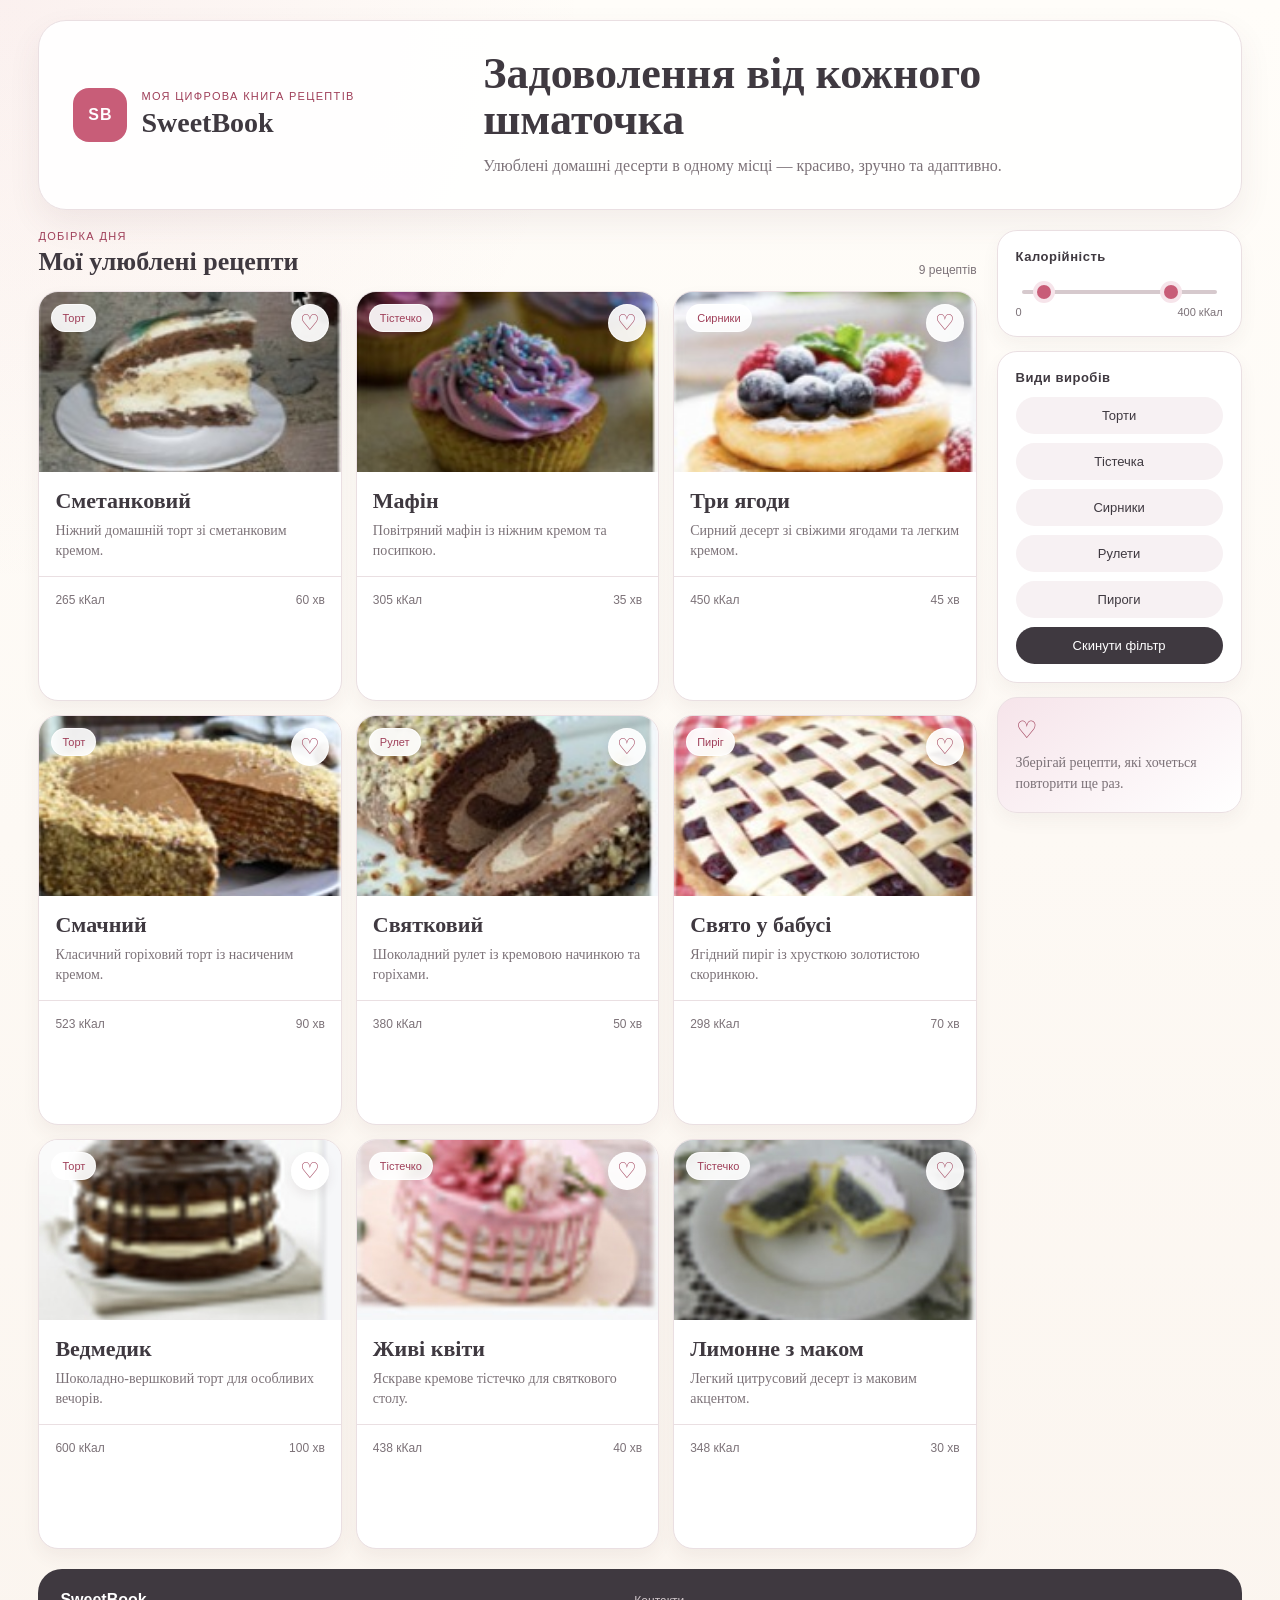
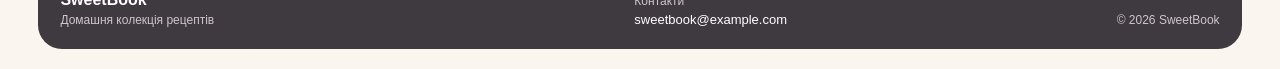
<file: index.html>
<!DOCTYPE html>
<html lang="uk">
<head>
  <meta charset="UTF-8">
  <meta name="viewport" content="width=device-width, initial-scale=1.0">
  <title>SweetBook — домашні десерти</title>
  <link rel="stylesheet" href="style.css">
</head>
<body>
  <div class="site-shell">

    <header class="hero">
      <div class="brand">
        <span class="brand-mark">SB</span>
        <div>
          <p class="eyebrow">Моя цифрова книга рецептів</p>
          <h1>SweetBook</h1>
        </div>
      </div>

      <div class="hero-copy">
        <h2>Задоволення від кожного шматочка</h2>
        <p>Улюблені домашні десерти в одному місці — красиво, зручно та адаптивно.</p>
      </div>
    </header>

    <main>
      <input class="filter-radio" type="radio" name="dessert" id="all" checked>
      <input class="filter-radio" type="radio" name="dessert" id="cake">
      <input class="filter-radio" type="radio" name="dessert" id="cakelet">
      <input class="filter-radio" type="radio" name="dessert" id="cheesecake">
      <input class="filter-radio" type="radio" name="dessert" id="roll">
      <input class="filter-radio" type="radio" name="dessert" id="pie">

      <section class="mobile-tablet-filters">
        <p class="filter-title">Обрати категорію</p>
        <div class="filter-grid">
          <label for="cake">Торти</label>
          <label for="cakelet">Тістечка</label>
          <label for="cheesecake">Сирники</label>
          <label for="roll">Рулети</label>
          <label for="pie">Пироги</label>
          <label for="all" class="reset">Усі рецепти</label>
        </div>
      </section>

      <div class="content-layout">
        <section class="catalog">
          <div class="section-heading">
            <div>
              <p class="eyebrow">Добірка дня</p>
              <h2>Мої улюблені рецепти</h2>
            </div>
            <span class="recipe-count">9 рецептів</span>
          </div>

          <div class="recipes">

      <article class="recipe-card cake">
        <input class="favorite-toggle" type="checkbox" id="fav-1">
        <label class="favorite-label" for="fav-1" aria-label="Додати Сметанковий в обране"></label>
        <a class="recipe-link" href="smetankovyi.html">
          <div class="photo-wrap">
            <img src="smetankovyi.jpg" alt="Сметанковий">
            <span class="badge">Торт</span>
          </div>
          <div class="card-content">
            <h3>Сметанковий</h3>
            <p>Ніжний домашній торт зі сметанковим кремом.</p>
          </div>
          <div class="card-meta">
            <span>265 кКал</span>
            <span>60 хв</span>
          </div>
        </a>
      </article>
    

      <article class="recipe-card cakelet">
        <input class="favorite-toggle" type="checkbox" id="fav-2">
        <label class="favorite-label" for="fav-2" aria-label="Додати Мафін в обране"></label>
        <a class="recipe-link" href="mafin.html">
          <div class="photo-wrap">
            <img src="mafin.jpg" alt="Мафін">
            <span class="badge">Тістечко</span>
          </div>
          <div class="card-content">
            <h3>Мафін</h3>
            <p>Повітряний мафін із ніжним кремом та посипкою.</p>
          </div>
          <div class="card-meta">
            <span>305 кКал</span>
            <span>35 хв</span>
          </div>
        </a>
      </article>
    

      <article class="recipe-card cheesecake">
        <input class="favorite-toggle" type="checkbox" id="fav-3">
        <label class="favorite-label" for="fav-3" aria-label="Додати Три ягоди в обране"></label>
        <a class="recipe-link" href="syrnyky.html">
          <div class="photo-wrap">
            <img src="syrnyky.jpg" alt="Три ягоди">
            <span class="badge">Сирники</span>
          </div>
          <div class="card-content">
            <h3>Три ягоди</h3>
            <p>Сирний десерт зі свіжими ягодами та легким кремом.</p>
          </div>
          <div class="card-meta">
            <span>450 кКал</span>
            <span>45 хв</span>
          </div>
        </a>
      </article>
    

      <article class="recipe-card cake">
        <input class="favorite-toggle" type="checkbox" id="fav-4">
        <label class="favorite-label" for="fav-4" aria-label="Додати Смачний в обране"></label>
        <a class="recipe-link" href="smachnyi.html">
          <div class="photo-wrap">
            <img src="smachnyi.jpg" alt="Смачний">
            <span class="badge">Торт</span>
          </div>
          <div class="card-content">
            <h3>Смачний</h3>
            <p>Класичний горіховий торт із насиченим кремом.</p>
          </div>
          <div class="card-meta">
            <span>523 кКал</span>
            <span>90 хв</span>
          </div>
        </a>
      </article>
    

      <article class="recipe-card roll">
        <input class="favorite-toggle" type="checkbox" id="fav-5">
        <label class="favorite-label" for="fav-5" aria-label="Додати Святковий в обране"></label>
        <a class="recipe-link" href="svyatkovyi.html">
          <div class="photo-wrap">
            <img src="svyatkovyi.jpg" alt="Святковий">
            <span class="badge">Рулет</span>
          </div>
          <div class="card-content">
            <h3>Святковий</h3>
            <p>Шоколадний рулет із кремовою начинкою та горіхами.</p>
          </div>
          <div class="card-meta">
            <span>380 кКал</span>
            <span>50 хв</span>
          </div>
        </a>
      </article>
    

      <article class="recipe-card pie">
        <input class="favorite-toggle" type="checkbox" id="fav-6">
        <label class="favorite-label" for="fav-6" aria-label="Додати Свято у бабусі в обране"></label>
        <a class="recipe-link" href="babusi-pyrig.html">
          <div class="photo-wrap">
            <img src="babusi_pyrig.jpg" alt="Свято у бабусі">
            <span class="badge">Пиріг</span>
          </div>
          <div class="card-content">
            <h3>Свято у бабусі</h3>
            <p>Ягідний пиріг із хрусткою золотистою скоринкою.</p>
          </div>
          <div class="card-meta">
            <span>298 кКал</span>
            <span>70 хв</span>
          </div>
        </a>
      </article>
    

      <article class="recipe-card cake">
        <input class="favorite-toggle" type="checkbox" id="fav-7">
        <label class="favorite-label" for="fav-7" aria-label="Додати Ведмедик в обране"></label>
        <a class="recipe-link" href="vedmedyk.html">
          <div class="photo-wrap">
            <img src="vedmedyk.jpg" alt="Ведмедик">
            <span class="badge">Торт</span>
          </div>
          <div class="card-content">
            <h3>Ведмедик</h3>
            <p>Шоколадно-вершковий торт для особливих вечорів.</p>
          </div>
          <div class="card-meta">
            <span>600 кКал</span>
            <span>100 хв</span>
          </div>
        </a>
      </article>
    

      <article class="recipe-card cakelet">
        <input class="favorite-toggle" type="checkbox" id="fav-8">
        <label class="favorite-label" for="fav-8" aria-label="Додати Живі квіти в обране"></label>
        <a class="recipe-link" href="zhyvi-kvity.html">
          <div class="photo-wrap">
            <img src="zhyvi_kvity.jpg" alt="Живі квіти">
            <span class="badge">Тістечко</span>
          </div>
          <div class="card-content">
            <h3>Живі квіти</h3>
            <p>Яскраве кремове тістечко для святкового столу.</p>
          </div>
          <div class="card-meta">
            <span>438 кКал</span>
            <span>40 хв</span>
          </div>
        </a>
      </article>
    

      <article class="recipe-card cakelet">
        <input class="favorite-toggle" type="checkbox" id="fav-9">
        <label class="favorite-label" for="fav-9" aria-label="Додати Лимонне з маком в обране"></label>
        <a class="recipe-link" href="lymonne.html">
          <div class="photo-wrap">
            <img src="lymonne.jpg" alt="Лимонне з маком">
            <span class="badge">Тістечко</span>
          </div>
          <div class="card-content">
            <h3>Лимонне з маком</h3>
            <p>Легкий цитрусовий десерт із маковим акцентом.</p>
          </div>
          <div class="card-meta">
            <span>348 кКал</span>
            <span>30 хв</span>
          </div>
        </a>
      </article>
    
          </div>
        </section>

        <aside class="sidebar">
          <div class="sidebar-card">
            <p class="filter-title">Калорійність</p>
            <div class="calorie-demo">
              <div class="fake-range">
                <span class="range-dot left"></span>
                <span class="range-dot right"></span>
              </div>
              <div class="range-values">
                <span>0</span>
                <span>400 кКал</span>
              </div>
            </div>
          </div>

          <div class="sidebar-card">
            <p class="filter-title">Види виробів</p>
            <div class="sidebar-filter">
              <label for="cake">Торти</label>
              <label for="cakelet">Тістечка</label>
              <label for="cheesecake">Сирники</label>
              <label for="roll">Рулети</label>
              <label for="pie">Пироги</label>
              <label for="all" class="reset">Скинути фільтр</label>
            </div>
          </div>

          <div class="note-card">
            <span>♡</span>
            <p>Зберігай рецепти, які хочеться повторити ще раз.</p>
          </div>
        </aside>
      </div>
    </main>

    <footer class="footer">
      <div class="footer-brand">
        <strong>SweetBook</strong>
        <span>Домашня колекція рецептів</span>
      </div>
      <div class="footer-contact">
        <span>Контакти</span>
        <a href="mailto:sweetbook@example.com">sweetbook@example.com</a>
      </div>
      <div class="footer-copy">© 2026 SweetBook</div>
    </footer>

  </div>
</body>
</html>
</file>
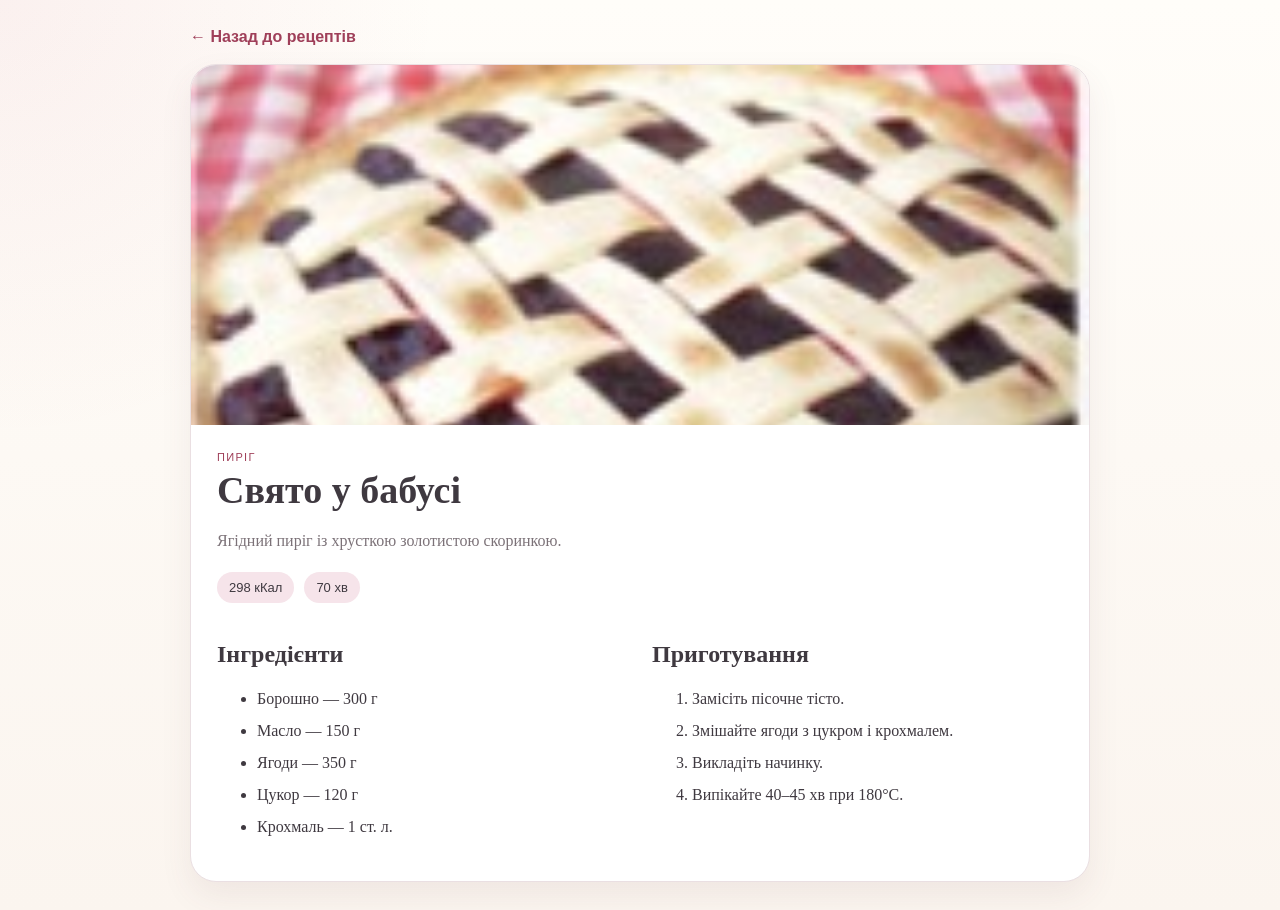
<file: babusi-pyrig.html>
<!DOCTYPE html>
<html lang="uk">
<head>
  <meta charset="UTF-8">
  <meta name="viewport" content="width=device-width, initial-scale=1.0">
  <title>Свято у бабусі — SweetBook</title>
  <link rel="stylesheet" href="../style.css">
</head>
<body>
  <main class="recipe-page">
    <a class="back-link" href="../index.html">← Назад до рецептів</a>
    <article class="recipe-detail">
      <img src="../babusi_pyrig.jpg" alt="Свято у бабусі">
      <div class="recipe-detail-content">
        <p class="eyebrow">Пиріг</p>
        <h1>Свято у бабусі</h1>
        <p class="lead">Ягідний пиріг із хрусткою золотистою скоринкою.</p>
        <div class="recipe-detail-meta">
          <span>298 кКал</span>
          <span>70 хв</span>
        </div>
        <div class="recipe-columns">
          <section>
            <h2>Інгредієнти</h2>
            <ul><li>Борошно — 300 г</li>
<li>Масло — 150 г</li>
<li>Ягоди — 350 г</li>
<li>Цукор — 120 г</li>
<li>Крохмаль — 1 ст. л.</li></ul>
          </section>
          <section>
            <h2>Приготування</h2>
            <ol><li>Замісіть пісочне тісто.</li>
<li>Змішайте ягоди з цукром і крохмалем.</li>
<li>Викладіть начинку.</li>
<li>Випікайте 40–45 хв при 180°C.</li></ol>
          </section>
        </div>
      </div>
    </article>
  </main>
</body>
</html>
</file>
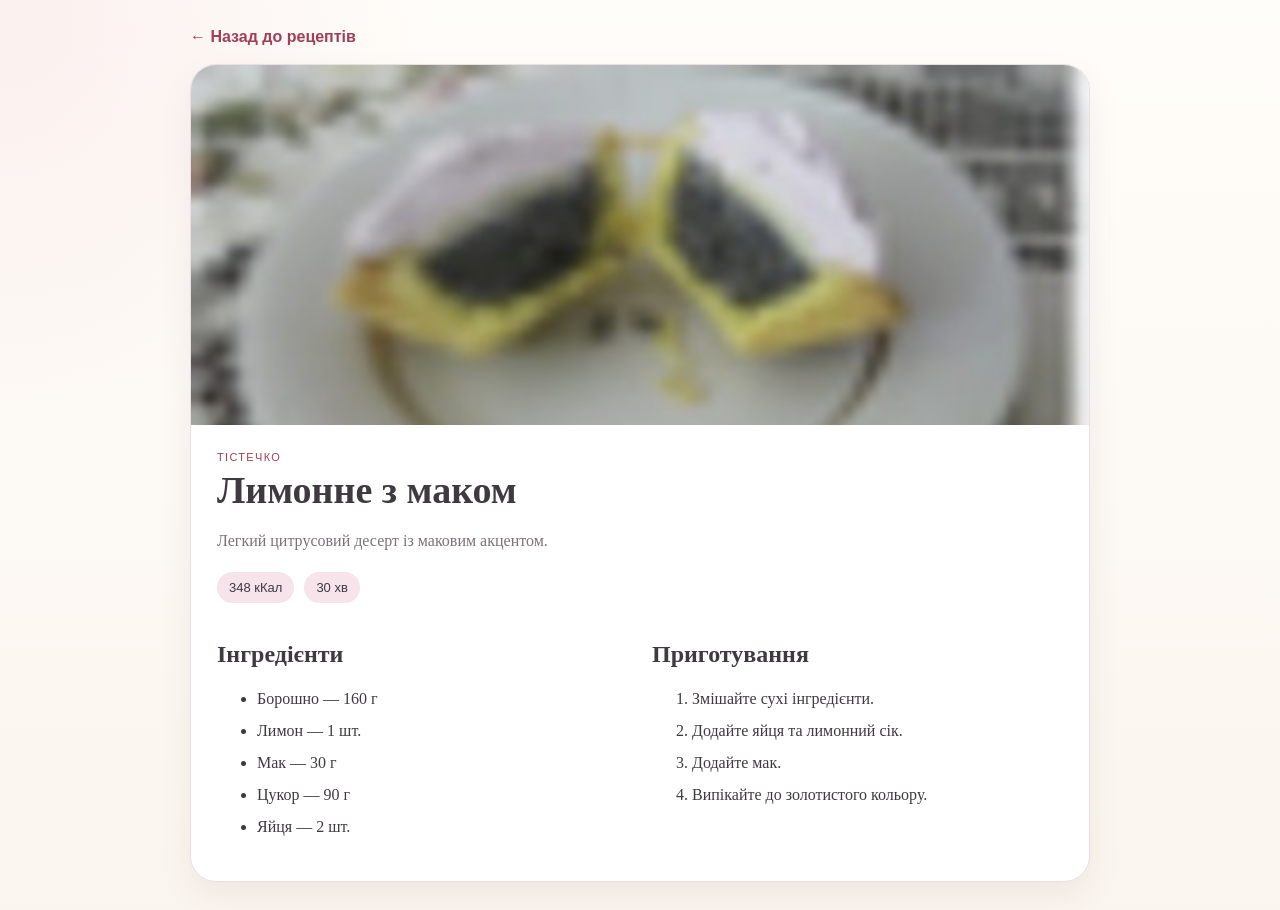
<file: lymonne.html>
<!DOCTYPE html>
<html lang="uk">
<head>
  <meta charset="UTF-8">
  <meta name="viewport" content="width=device-width, initial-scale=1.0">
  <title>Лимонне з маком — SweetBook</title>
  <link rel="stylesheet" href="../style.css">
</head>
<body>
  <main class="recipe-page">
    <a class="back-link" href="../index.html">← Назад до рецептів</a>
    <article class="recipe-detail">
      <img src="../lymonne.jpg" alt="Лимонне з маком">
      <div class="recipe-detail-content">
        <p class="eyebrow">Тістечко</p>
        <h1>Лимонне з маком</h1>
        <p class="lead">Легкий цитрусовий десерт із маковим акцентом.</p>
        <div class="recipe-detail-meta">
          <span>348 кКал</span>
          <span>30 хв</span>
        </div>
        <div class="recipe-columns">
          <section>
            <h2>Інгредієнти</h2>
            <ul><li>Борошно — 160 г</li>
<li>Лимон — 1 шт.</li>
<li>Мак — 30 г</li>
<li>Цукор — 90 г</li>
<li>Яйця — 2 шт.</li></ul>
          </section>
          <section>
            <h2>Приготування</h2>
            <ol><li>Змішайте сухі інгредієнти.</li>
<li>Додайте яйця та лимонний сік.</li>
<li>Додайте мак.</li>
<li>Випікайте до золотистого кольору.</li></ol>
          </section>
        </div>
      </div>
    </article>
  </main>
</body>
</html>
</file>
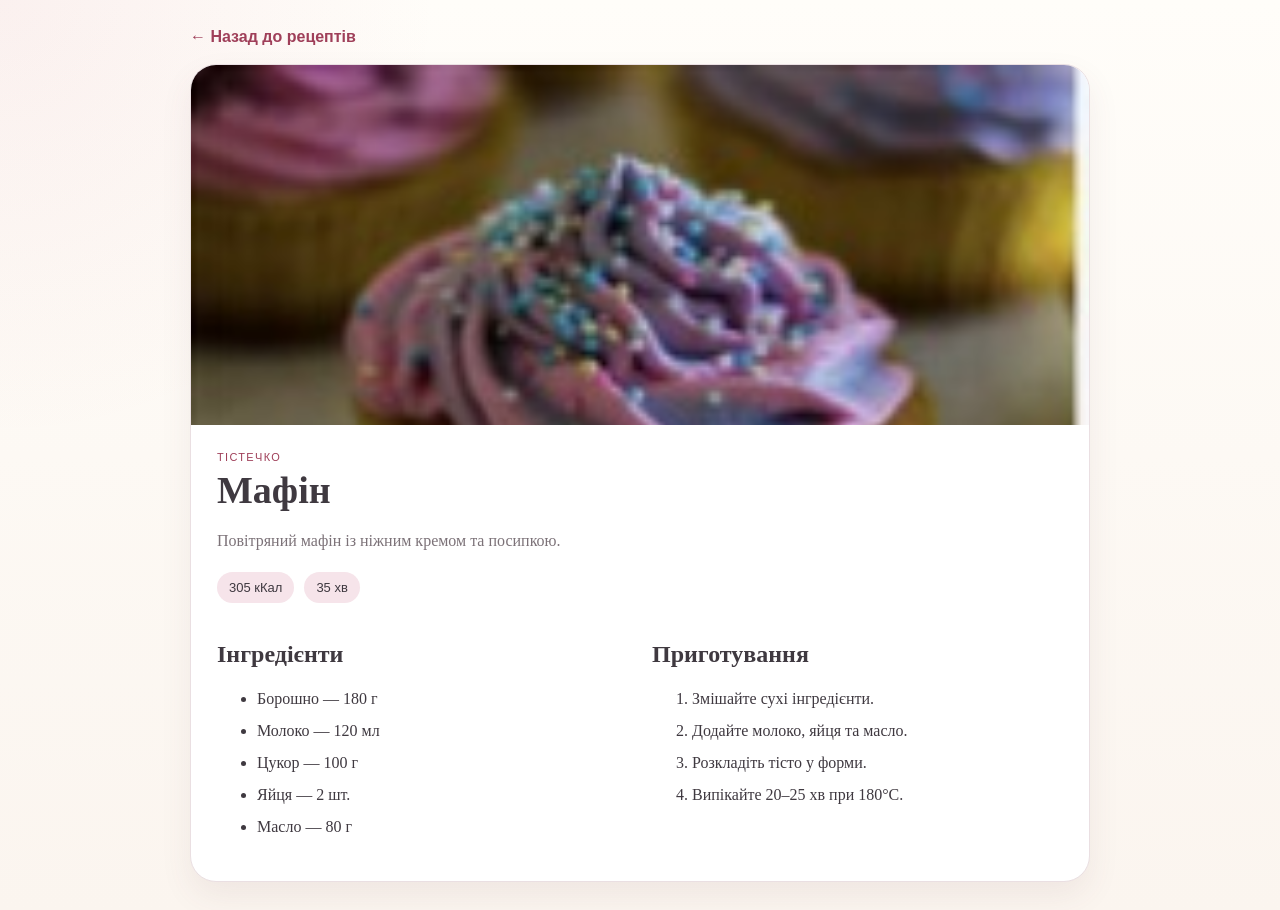
<file: mafin.html>
<!DOCTYPE html>
<html lang="uk">
<head>
  <meta charset="UTF-8">
  <meta name="viewport" content="width=device-width, initial-scale=1.0">
  <title>Мафін — SweetBook</title>
  <link rel="stylesheet" href="../style.css">
</head>
<body>
  <main class="recipe-page">
    <a class="back-link" href="../index.html">← Назад до рецептів</a>
    <article class="recipe-detail">
      <img src="../mafin.jpg" alt="Мафін">
      <div class="recipe-detail-content">
        <p class="eyebrow">Тістечко</p>
        <h1>Мафін</h1>
        <p class="lead">Повітряний мафін із ніжним кремом та посипкою.</p>
        <div class="recipe-detail-meta">
          <span>305 кКал</span>
          <span>35 хв</span>
        </div>
        <div class="recipe-columns">
          <section>
            <h2>Інгредієнти</h2>
            <ul><li>Борошно — 180 г</li>
<li>Молоко — 120 мл</li>
<li>Цукор — 100 г</li>
<li>Яйця — 2 шт.</li>
<li>Масло — 80 г</li></ul>
          </section>
          <section>
            <h2>Приготування</h2>
            <ol><li>Змішайте сухі інгредієнти.</li>
<li>Додайте молоко, яйця та масло.</li>
<li>Розкладіть тісто у форми.</li>
<li>Випікайте 20–25 хв при 180°C.</li></ol>
          </section>
        </div>
      </div>
    </article>
  </main>
</body>
</html>
</file>
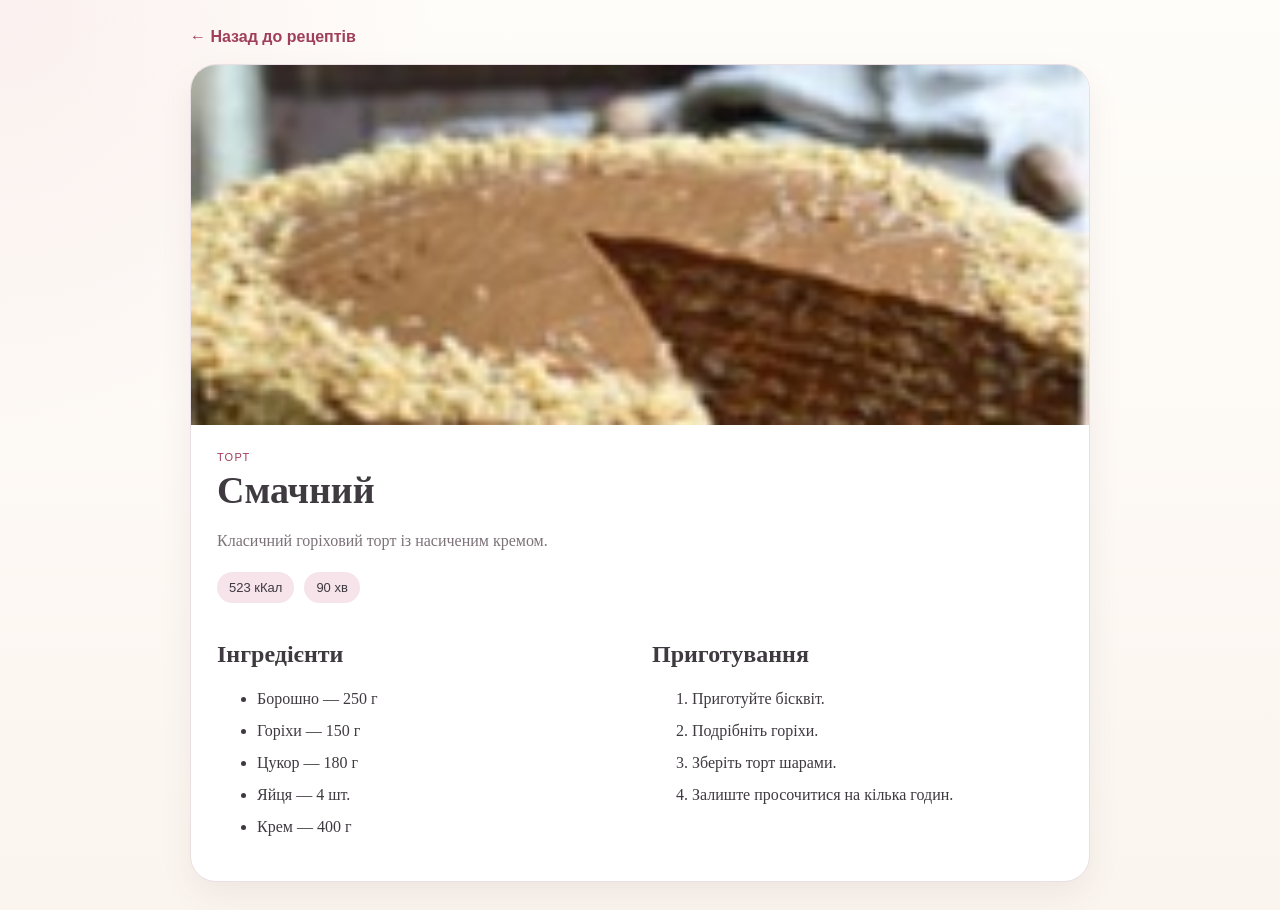
<file: smachnyi.html>
<!DOCTYPE html>
<html lang="uk">
<head>
  <meta charset="UTF-8">
  <meta name="viewport" content="width=device-width, initial-scale=1.0">
  <title>Смачний — SweetBook</title>
  <link rel="stylesheet" href="../style.css">
</head>
<body>
  <main class="recipe-page">
    <a class="back-link" href="../index.html">← Назад до рецептів</a>
    <article class="recipe-detail">
      <img src="../smachnyi.jpg" alt="Смачний">
      <div class="recipe-detail-content">
        <p class="eyebrow">Торт</p>
        <h1>Смачний</h1>
        <p class="lead">Класичний горіховий торт із насиченим кремом.</p>
        <div class="recipe-detail-meta">
          <span>523 кКал</span>
          <span>90 хв</span>
        </div>
        <div class="recipe-columns">
          <section>
            <h2>Інгредієнти</h2>
            <ul><li>Борошно — 250 г</li>
<li>Горіхи — 150 г</li>
<li>Цукор — 180 г</li>
<li>Яйця — 4 шт.</li>
<li>Крем — 400 г</li></ul>
          </section>
          <section>
            <h2>Приготування</h2>
            <ol><li>Приготуйте бісквіт.</li>
<li>Подрібніть горіхи.</li>
<li>Зберіть торт шарами.</li>
<li>Залиште просочитися на кілька годин.</li></ol>
          </section>
        </div>
      </div>
    </article>
  </main>
</body>
</html>
</file>
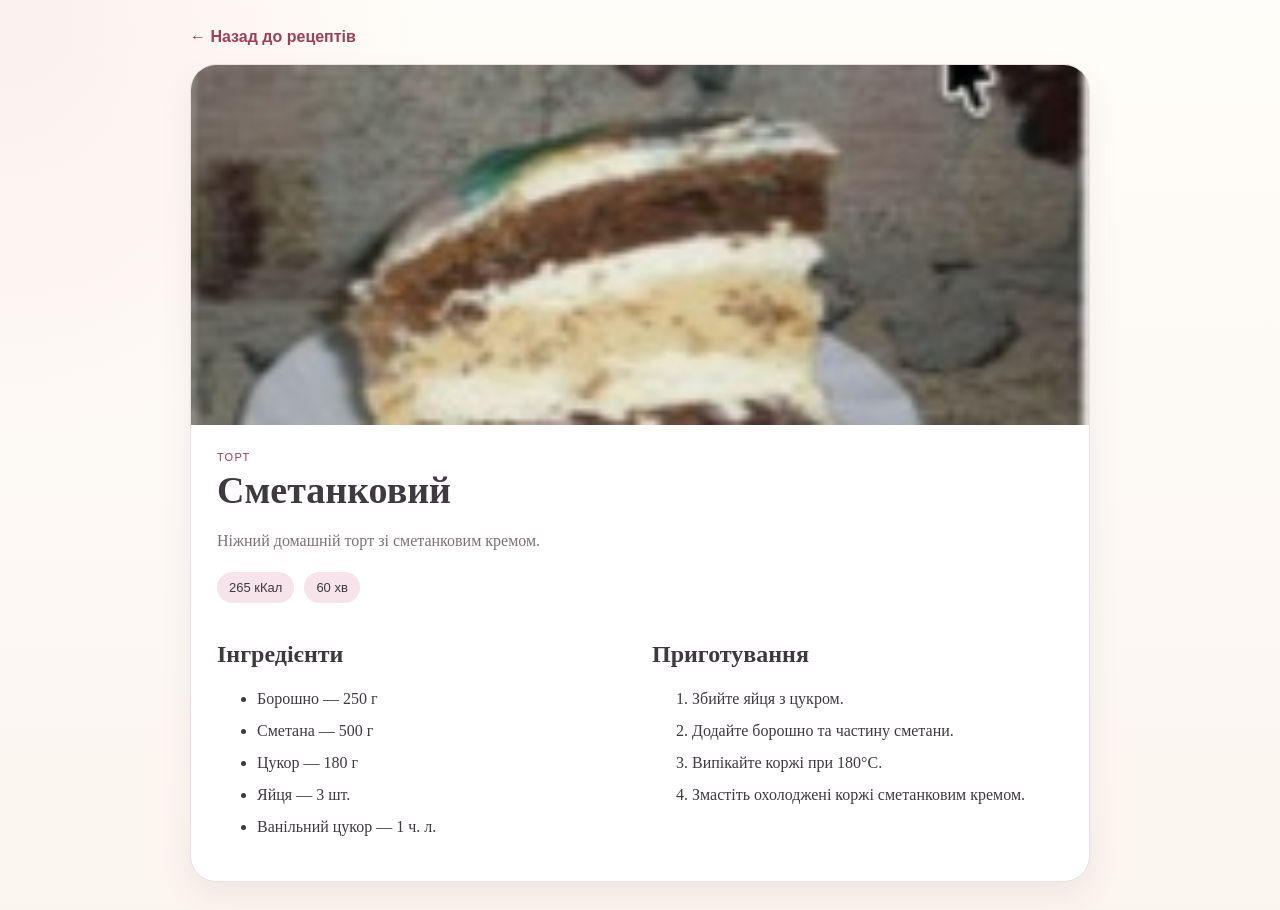
<file: smetankovyi.html>
<!DOCTYPE html>
<html lang="uk">
<head>
  <meta charset="UTF-8">
  <meta name="viewport" content="width=device-width, initial-scale=1.0">
  <title>Сметанковий — SweetBook</title>
  <link rel="stylesheet" href="../style.css">
</head>
<body>
  <main class="recipe-page">
    <a class="back-link" href="../index.html">← Назад до рецептів</a>
    <article class="recipe-detail">
      <img src="../smetankovyi.jpg" alt="Сметанковий">
      <div class="recipe-detail-content">
        <p class="eyebrow">Торт</p>
        <h1>Сметанковий</h1>
        <p class="lead">Ніжний домашній торт зі сметанковим кремом.</p>
        <div class="recipe-detail-meta">
          <span>265 кКал</span>
          <span>60 хв</span>
        </div>
        <div class="recipe-columns">
          <section>
            <h2>Інгредієнти</h2>
            <ul><li>Борошно — 250 г</li>
<li>Сметана — 500 г</li>
<li>Цукор — 180 г</li>
<li>Яйця — 3 шт.</li>
<li>Ванільний цукор — 1 ч. л.</li></ul>
          </section>
          <section>
            <h2>Приготування</h2>
            <ol><li>Збийте яйця з цукром.</li>
<li>Додайте борошно та частину сметани.</li>
<li>Випікайте коржі при 180°C.</li>
<li>Змастіть охолоджені коржі сметанковим кремом.</li></ol>
          </section>
        </div>
      </div>
    </article>
  </main>
</body>
</html>
</file>
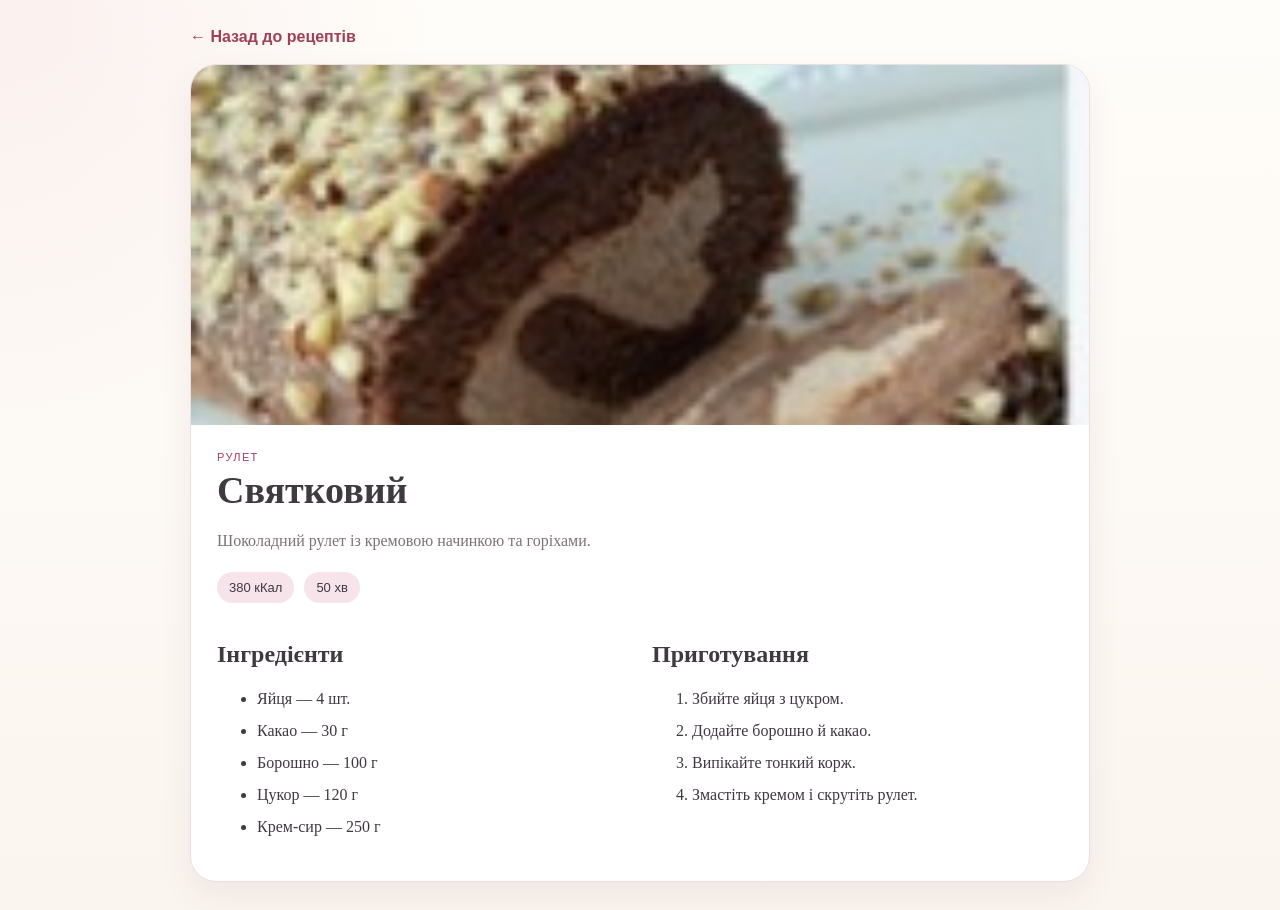
<file: svyatkovyi.html>
<!DOCTYPE html>
<html lang="uk">
<head>
  <meta charset="UTF-8">
  <meta name="viewport" content="width=device-width, initial-scale=1.0">
  <title>Святковий — SweetBook</title>
  <link rel="stylesheet" href="../style.css">
</head>
<body>
  <main class="recipe-page">
    <a class="back-link" href="../index.html">← Назад до рецептів</a>
    <article class="recipe-detail">
      <img src="../svyatkovyi.jpg" alt="Святковий">
      <div class="recipe-detail-content">
        <p class="eyebrow">Рулет</p>
        <h1>Святковий</h1>
        <p class="lead">Шоколадний рулет із кремовою начинкою та горіхами.</p>
        <div class="recipe-detail-meta">
          <span>380 кКал</span>
          <span>50 хв</span>
        </div>
        <div class="recipe-columns">
          <section>
            <h2>Інгредієнти</h2>
            <ul><li>Яйця — 4 шт.</li>
<li>Какао — 30 г</li>
<li>Борошно — 100 г</li>
<li>Цукор — 120 г</li>
<li>Крем-сир — 250 г</li></ul>
          </section>
          <section>
            <h2>Приготування</h2>
            <ol><li>Збийте яйця з цукром.</li>
<li>Додайте борошно й какао.</li>
<li>Випікайте тонкий корж.</li>
<li>Змастіть кремом і скрутіть рулет.</li></ol>
          </section>
        </div>
      </div>
    </article>
  </main>
</body>
</html>
</file>
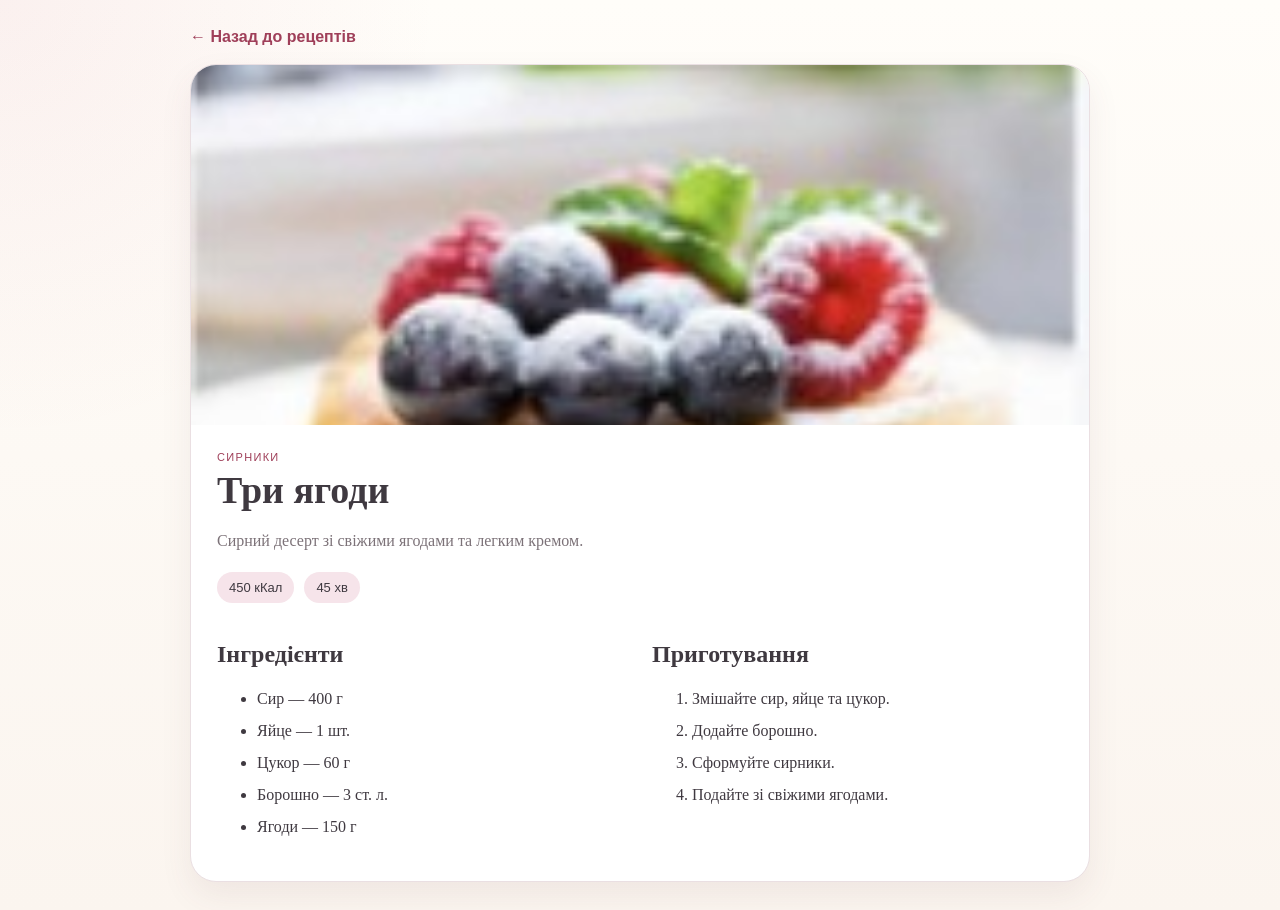
<file: syrnyky.html>
<!DOCTYPE html>
<html lang="uk">
<head>
  <meta charset="UTF-8">
  <meta name="viewport" content="width=device-width, initial-scale=1.0">
  <title>Три ягоди — SweetBook</title>
  <link rel="stylesheet" href="../style.css">
</head>
<body>
  <main class="recipe-page">
    <a class="back-link" href="../index.html">← Назад до рецептів</a>
    <article class="recipe-detail">
      <img src="../syrnyky.jpg" alt="Три ягоди">
      <div class="recipe-detail-content">
        <p class="eyebrow">Сирники</p>
        <h1>Три ягоди</h1>
        <p class="lead">Сирний десерт зі свіжими ягодами та легким кремом.</p>
        <div class="recipe-detail-meta">
          <span>450 кКал</span>
          <span>45 хв</span>
        </div>
        <div class="recipe-columns">
          <section>
            <h2>Інгредієнти</h2>
            <ul><li>Сир — 400 г</li>
<li>Яйце — 1 шт.</li>
<li>Цукор — 60 г</li>
<li>Борошно — 3 ст. л.</li>
<li>Ягоди — 150 г</li></ul>
          </section>
          <section>
            <h2>Приготування</h2>
            <ol><li>Змішайте сир, яйце та цукор.</li>
<li>Додайте борошно.</li>
<li>Сформуйте сирники.</li>
<li>Подайте зі свіжими ягодами.</li></ol>
          </section>
        </div>
      </div>
    </article>
  </main>
</body>
</html>
</file>
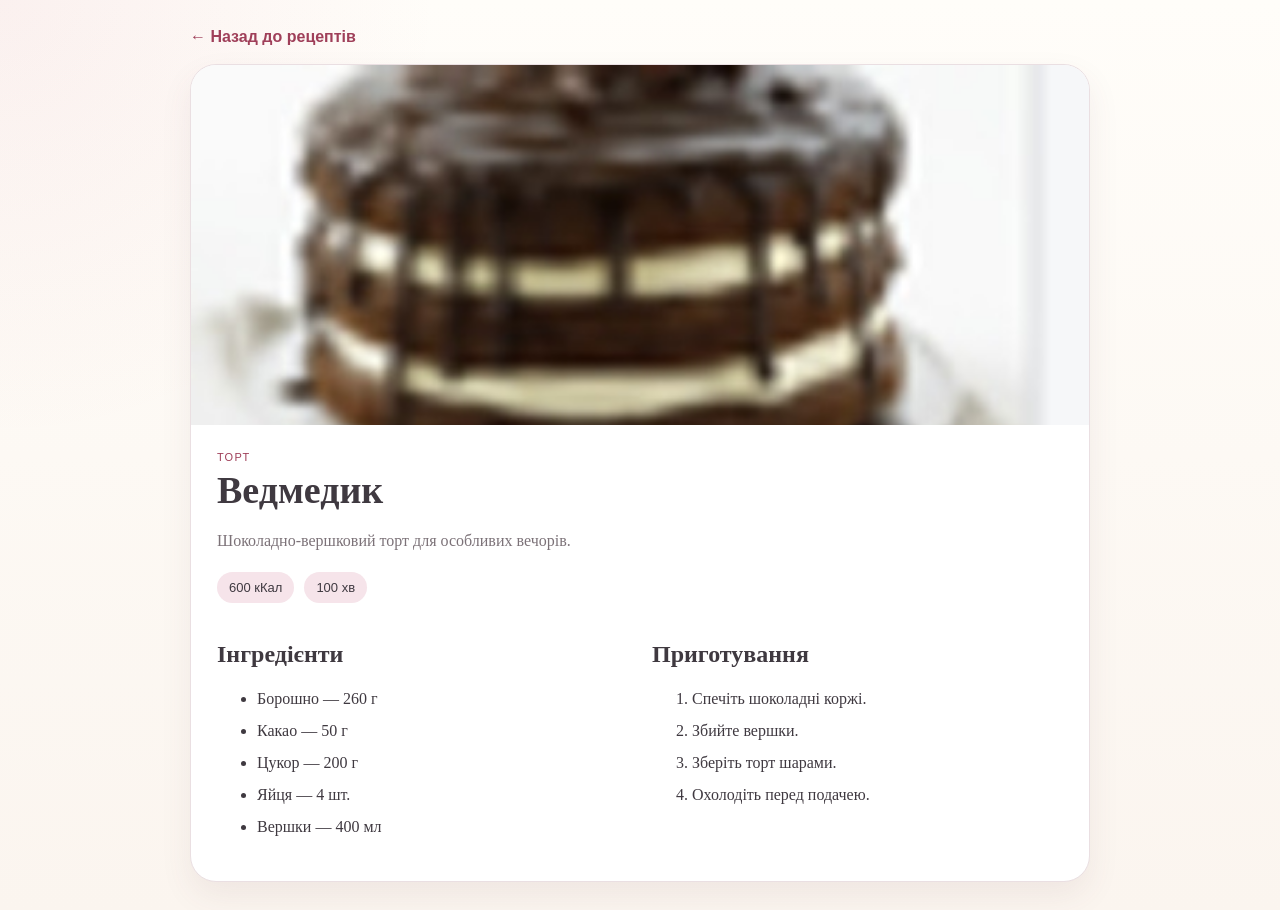
<file: vedmedyk.html>
<!DOCTYPE html>
<html lang="uk">
<head>
  <meta charset="UTF-8">
  <meta name="viewport" content="width=device-width, initial-scale=1.0">
  <title>Ведмедик — SweetBook</title>
  <link rel="stylesheet" href="../style.css">
</head>
<body>
  <main class="recipe-page">
    <a class="back-link" href="../index.html">← Назад до рецептів</a>
    <article class="recipe-detail">
      <img src="../vedmedyk.jpg" alt="Ведмедик">
      <div class="recipe-detail-content">
        <p class="eyebrow">Торт</p>
        <h1>Ведмедик</h1>
        <p class="lead">Шоколадно-вершковий торт для особливих вечорів.</p>
        <div class="recipe-detail-meta">
          <span>600 кКал</span>
          <span>100 хв</span>
        </div>
        <div class="recipe-columns">
          <section>
            <h2>Інгредієнти</h2>
            <ul><li>Борошно — 260 г</li>
<li>Какао — 50 г</li>
<li>Цукор — 200 г</li>
<li>Яйця — 4 шт.</li>
<li>Вершки — 400 мл</li></ul>
          </section>
          <section>
            <h2>Приготування</h2>
            <ol><li>Спечіть шоколадні коржі.</li>
<li>Збийте вершки.</li>
<li>Зберіть торт шарами.</li>
<li>Охолодіть перед подачею.</li></ol>
          </section>
        </div>
      </div>
    </article>
  </main>
</body>
</html>
</file>
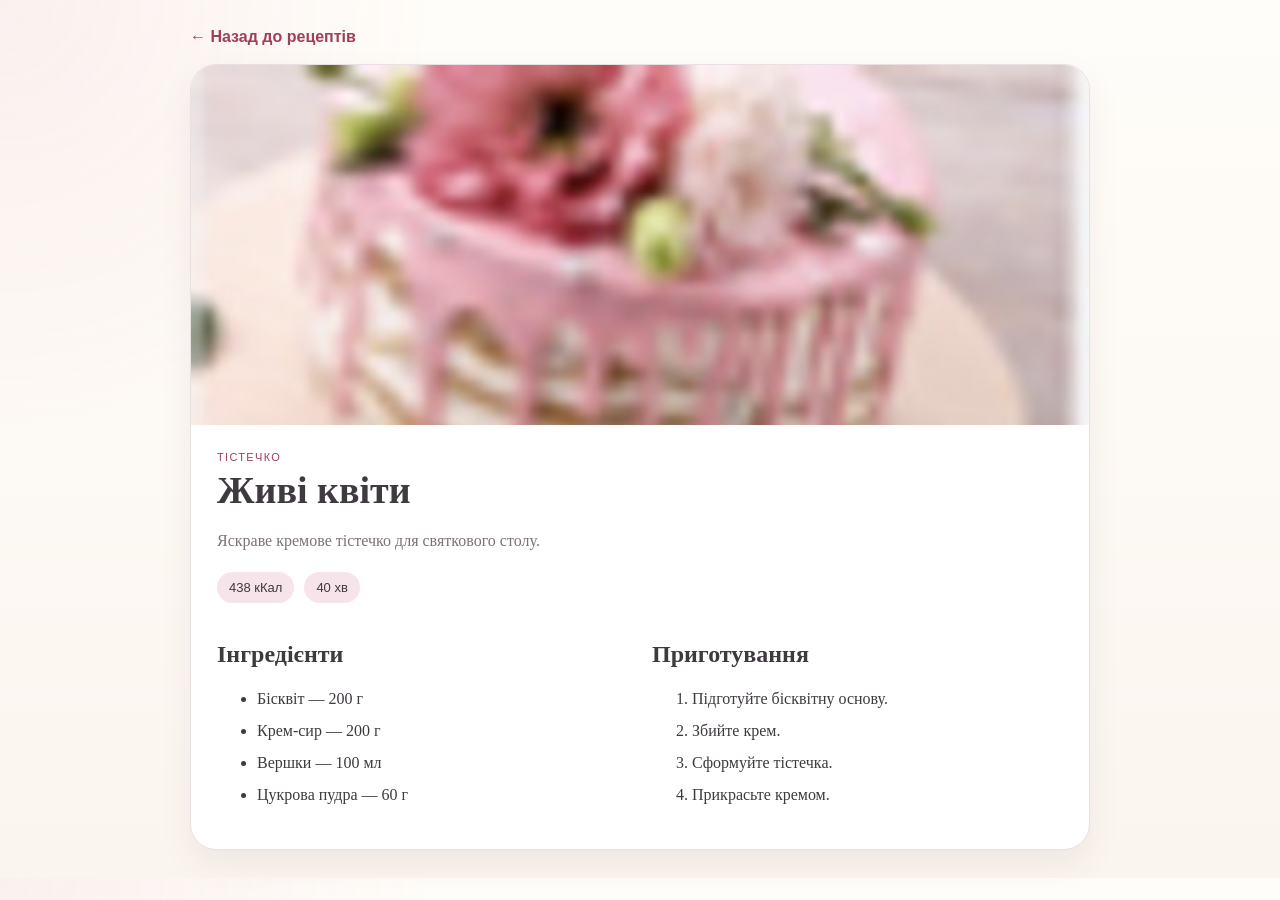
<file: zhyvi-kvity.html>
<!DOCTYPE html>
<html lang="uk">
<head>
  <meta charset="UTF-8">
  <meta name="viewport" content="width=device-width, initial-scale=1.0">
  <title>Живі квіти — SweetBook</title>
  <link rel="stylesheet" href="../style.css">
</head>
<body>
  <main class="recipe-page">
    <a class="back-link" href="../index.html">← Назад до рецептів</a>
    <article class="recipe-detail">
      <img src="../zhyvi_kvity.jpg" alt="Живі квіти">
      <div class="recipe-detail-content">
        <p class="eyebrow">Тістечко</p>
        <h1>Живі квіти</h1>
        <p class="lead">Яскраве кремове тістечко для святкового столу.</p>
        <div class="recipe-detail-meta">
          <span>438 кКал</span>
          <span>40 хв</span>
        </div>
        <div class="recipe-columns">
          <section>
            <h2>Інгредієнти</h2>
            <ul><li>Бісквіт — 200 г</li>
<li>Крем-сир — 200 г</li>
<li>Вершки — 100 мл</li>
<li>Цукрова пудра — 60 г</li></ul>
          </section>
          <section>
            <h2>Приготування</h2>
            <ol><li>Підготуйте бісквітну основу.</li>
<li>Збийте крем.</li>
<li>Сформуйте тістечка.</li>
<li>Прикрасьте кремом.</li></ol>
          </section>
        </div>
      </div>
    </article>
  </main>
</body>
</html>
</file>
<file: style.css>
* {
  box-sizing: border-box;
}

:root {
  --cream: #fffaf4;
  --paper: #ffffff;
  --rose: #c85d78;
  --rose-dark: #9f3f59;
  --rose-soft: #f6e4ea;
  --ink: #3f3940;
  --muted: #7c7278;
  --line: #eadfe2;
  --sage: #9aa889;
  --shadow: 0 14px 32px rgba(99, 63, 72, 0.08);
}

html {
  scroll-behavior: smooth;
}

body {
  margin: 0;
  font-family: Georgia, "Times New Roman", serif;
  color: var(--ink);
  background:
    radial-gradient(circle at top left, rgba(200, 93, 120, 0.08), transparent 28%),
    linear-gradient(180deg, #fffdf9 0%, #fbf5ef 100%);
}

.site-shell {
  width: min(94%, 1240px);
  margin: 20px auto;
}

.hero {
  border: 1px solid var(--line);
  border-radius: 28px;
  background: rgba(255, 255, 255, 0.92);
  box-shadow: var(--shadow);
  padding: 26px;
  display: flex;
  flex-direction: column;
  gap: 24px;
}

.brand {
  display: flex;
  align-items: center;
  gap: 14px;
}

.brand-mark {
  width: 54px;
  height: 54px;
  border-radius: 16px;
  display: grid;
  place-items: center;
  background: var(--rose);
  color: white;
  font-family: Arial, sans-serif;
  font-weight: 700;
  letter-spacing: 1px;
}

.eyebrow {
  margin: 0 0 5px;
  font-family: Arial, sans-serif;
  text-transform: uppercase;
  letter-spacing: 0.12em;
  font-size: 11px;
  color: var(--rose-dark);
}

.brand h1,
.hero-copy h2,
.section-heading h2 {
  margin: 0;
}

.brand h1 {
  font-size: 28px;
}

.hero-copy h2 {
  font-size: 34px;
  line-height: 1.05;
  max-width: 650px;
}

.hero-copy p {
  max-width: 650px;
  margin: 10px 0 0;
  color: var(--muted);
  line-height: 1.6;
}

main {
  margin-top: 20px;
}

.filter-radio {
  position: absolute;
  opacity: 0;
  pointer-events: none;
}

.mobile-tablet-filters {
  margin-bottom: 18px;
  padding: 18px;
  border-radius: 22px;
  border: 1px solid var(--line);
  background: var(--paper);
}

.filter-title {
  margin: 0 0 12px;
  font-family: Arial, sans-serif;
  font-size: 13px;
  font-weight: 700;
  letter-spacing: 0.04em;
}

.filter-grid {
  display: grid;
  grid-template-columns: repeat(2, 1fr);
  gap: 9px;
}

.filter-grid label,
.sidebar-filter label {
  display: block;
  cursor: pointer;
  text-align: center;
  font-family: Arial, sans-serif;
  font-size: 13px;
  color: var(--ink);
  background: #f7f1f3;
  border: 1px solid transparent;
  border-radius: 999px;
  padding: 10px 12px;
  transition: 0.2s ease;
}

.filter-grid label:hover,
.sidebar-filter label:hover {
  background: var(--rose-soft);
  border-color: #eac6d0;
}

.filter-grid .reset,
.sidebar-filter .reset {
  background: var(--ink);
  color: white;
}

.content-layout {
  display: block;
}

.catalog {
  min-width: 0;
}

.section-heading {
  margin: 0 0 14px;
  display: flex;
  justify-content: space-between;
  align-items: end;
  gap: 12px;
}

.section-heading h2 {
  font-size: 26px;
}

.recipe-count {
  font-family: Arial, sans-serif;
  font-size: 12px;
  color: var(--muted);
}

.recipes {
  display: grid;
  grid-template-columns: 1fr;
  gap: 14px;
}

.recipe-card {
  border: 1px solid var(--line);
  border-radius: 20px;
  overflow: hidden;
  background: var(--paper);
  box-shadow: 0 8px 18px rgba(77, 52, 59, 0.06);
}

.photo-wrap {
  position: relative;
  height: 250px;
  overflow: hidden;
}

.photo-wrap img {
  width: 100%;
  height: 100%;
  object-fit: cover;
  object-position: center top;
  display: block;
}

.badge {
  position: absolute;
  left: 12px;
  top: 12px;
  padding: 7px 10px;
  border-radius: 999px;
  background: rgba(255, 255, 255, 0.9);
  backdrop-filter: blur(6px);
  font-family: Arial, sans-serif;
  font-size: 11px;
  color: var(--rose-dark);
  border: 1px solid rgba(255, 255, 255, 0.7);
}

.card-content {
  padding: 16px 16px 14px;
}

.card-content h3 {
  margin: 0 0 7px;
  font-size: 22px;
}

.card-content p {
  margin: 0;
  color: var(--muted);
  line-height: 1.45;
  font-size: 14px;
}

.card-meta {
  min-height: 48px;
  border-top: 1px solid var(--line);
  padding: 11px 16px;
  display: flex;
  justify-content: space-between;
  align-items: center;
  font-family: Arial, sans-serif;
  font-size: 12px;
  color: var(--muted);
}

.sidebar {
  display: none;
}

.footer {
  margin-top: 20px;
  border-radius: 24px;
  background: var(--ink);
  color: white;
  padding: 22px;
  font-family: Arial, sans-serif;
}

.footer-brand,
.footer-contact {
  display: flex;
  flex-direction: column;
  gap: 4px;
}

.footer-brand span,
.footer-contact span,
.footer-copy {
  color: #cfc6ca;
  font-size: 12px;
}

.footer-contact a {
  color: white;
  text-decoration: none;
  font-size: 13px;
}

.footer-copy {
  margin-top: 16px;
}

/* CSS-only category filter */
#cake:checked ~ .content-layout .recipe-card:not(.cake),
#cakelet:checked ~ .content-layout .recipe-card:not(.cakelet),
#cheesecake:checked ~ .content-layout .recipe-card:not(.cheesecake),
#roll:checked ~ .content-layout .recipe-card:not(.roll),
#pie:checked ~ .content-layout .recipe-card:not(.pie) {
  display: none;
}

/* MOBILE: 375–729px */
@media (min-width: 375px) and (max-width: 729px) {
  .site-shell {
    width: min(94%, 470px);
  }

  .hero {
    padding: 20px;
  }

  .hero-copy h2 {
    font-size: 30px;
  }

  .photo-wrap {
    height: 270px;
  }

  .footer {
    display: block;
  }

  .footer-contact {
    margin-top: 14px;
  }
}

/* TABLET: 730–1199px */
@media (min-width: 730px) and (max-width: 1199px) {
  .hero {
    padding: 26px 28px;
    display: grid;
    grid-template-columns: 0.9fr 1.4fr;
    align-items: center;
  }

  .filter-grid {
    grid-template-columns: repeat(3, 1fr);
  }

  .recipes {
    grid-template-columns: repeat(3, minmax(0, 1fr));
  }

  .photo-wrap {
    height: 175px;
  }

  .recipe-card {
    display: flex;
    flex-direction: column;
  }

  .card-content {
    flex: 1;
  }

  .footer {
    display: grid;
    grid-template-columns: 1fr 1fr;
    align-items: end;
    gap: 16px;
  }

  .footer-copy {
    grid-column: 1 / -1;
    text-align: right;
    margin-top: 0;
  }
}

/* DESKTOP: 1200px+ */
@media (min-width: 1200px) {
  .hero {
    padding: 30px 34px;
    display: grid;
    grid-template-columns: 0.8fr 1.5fr;
    align-items: center;
  }

  .hero-copy h2 {
    font-size: 44px;
  }

  .mobile-tablet-filters {
    display: none;
  }

  .content-layout {
    display: grid;
    grid-template-columns: minmax(0, 1fr) 245px;
    gap: 20px;
    align-items: start;
  }

  .recipes {
    grid-template-columns: repeat(3, minmax(0, 1fr));
    align-items: stretch;
  }

  .recipe-card {
    display: grid;
    grid-template-rows: 180px 1fr 48px;
    min-height: 410px;
  }

  .photo-wrap {
    height: 180px;
  }

  .card-content {
    display: flex;
    flex-direction: column;
  }

  .card-content p {
    margin-top: auto;
  }

  .card-meta {
    align-self: end;
  }

  .sidebar {
    display: grid;
    gap: 14px;
    position: sticky;
    top: 16px;
  }

  .sidebar-card,
  .note-card {
    border: 1px solid var(--line);
    border-radius: 20px;
    background: var(--paper);
    padding: 18px;
    box-shadow: 0 8px 18px rgba(77, 52, 59, 0.05);
  }

  .sidebar-filter {
    display: grid;
    gap: 9px;
  }

  .fake-range {
    position: relative;
    height: 4px;
    background: #d6c9cd;
    margin: 26px 6px 12px;
    border-radius: 99px;
  }

  .range-dot {
    position: absolute;
    top: 50%;
    width: 14px;
    height: 14px;
    margin-top: -7px;
    border-radius: 50%;
    background: var(--rose);
    box-shadow: 0 0 0 4px var(--rose-soft);
  }

  .range-dot.left {
    left: 8%;
  }

  .range-dot.right {
    right: 20%;
  }

  .range-values {
    display: flex;
    justify-content: space-between;
    font-family: Arial, sans-serif;
    font-size: 11px;
    color: var(--muted);
  }

  .note-card {
    background: linear-gradient(145deg, var(--rose-soft), #fff);
  }

  .note-card span {
    font-size: 24px;
    color: var(--rose-dark);
  }

  .note-card p {
    margin: 8px 0 0;
    color: var(--muted);
    line-height: 1.5;
    font-size: 14px;
  }

  .footer {
    display: grid;
    grid-template-columns: 1.2fr 1fr auto;
    align-items: end;
    gap: 24px;
  }

  .footer-copy {
    margin-top: 0;
    text-align: right;
  }
}


/* --- No-JS interactions: clickable recipes + visual favorites --- */
.recipe-card {
  position: relative;
}

.recipe-link {
  color: inherit;
  text-decoration: none;
}

.recipe-link:focus-visible {
  outline: 3px solid var(--rose);
  outline-offset: 4px;
  border-radius: 18px;
}

.favorite-toggle {
  position: absolute;
  opacity: 0;
  pointer-events: none;
}

.favorite-label {
  position: absolute;
  z-index: 3;
  right: 12px;
  top: 12px;
  width: 38px;
  height: 38px;
  display: grid;
  place-items: center;
  border-radius: 50%;
  background: rgba(255,255,255,.92);
  border: 1px solid rgba(255,255,255,.75);
  cursor: pointer;
  font-size: 22px;
  line-height: 1;
  color: var(--rose-dark);
  box-shadow: 0 4px 12px rgba(77,52,59,.10);
}

.favorite-label::before {
  content: "♡";
}

.favorite-toggle:checked + .favorite-label::before {
  content: "♥";
}

.favorite-toggle:checked + .favorite-label {
  background: var(--rose);
  color: white;
}

/* Individual recipe page */
.recipe-page {
  width: min(94%, 900px);
  margin: 28px auto;
}

.back-link {
  display: inline-block;
  margin-bottom: 18px;
  color: var(--rose-dark);
  text-decoration: none;
  font-family: Arial, sans-serif;
  font-weight: 700;
}

.recipe-detail {
  border: 1px solid var(--line);
  border-radius: 26px;
  overflow: hidden;
  background: white;
  box-shadow: var(--shadow);
}

.recipe-detail img {
  width: 100%;
  height: 360px;
  object-fit: cover;
  object-position: center top;
  display: block;
}

.recipe-detail-content {
  padding: 26px;
}

.recipe-detail h1 {
  margin: 0 0 8px;
  font-size: 38px;
}

.recipe-detail .lead {
  color: var(--muted);
  line-height: 1.6;
}

.recipe-detail-meta {
  display: flex;
  gap: 10px;
  flex-wrap: wrap;
  margin: 18px 0;
  font-family: Arial, sans-serif;
  font-size: 13px;
}

.recipe-detail-meta span {
  background: var(--rose-soft);
  padding: 8px 12px;
  border-radius: 999px;
}

.recipe-columns {
  display: grid;
  gap: 24px;
}

.recipe-columns h2 {
  font-size: 24px;
}

.recipe-columns li {
  margin: 8px 0;
  line-height: 1.5;
}

@media (min-width: 730px) {
  .recipe-columns {
    grid-template-columns: 1fr 1fr;
  }
}
</file>
